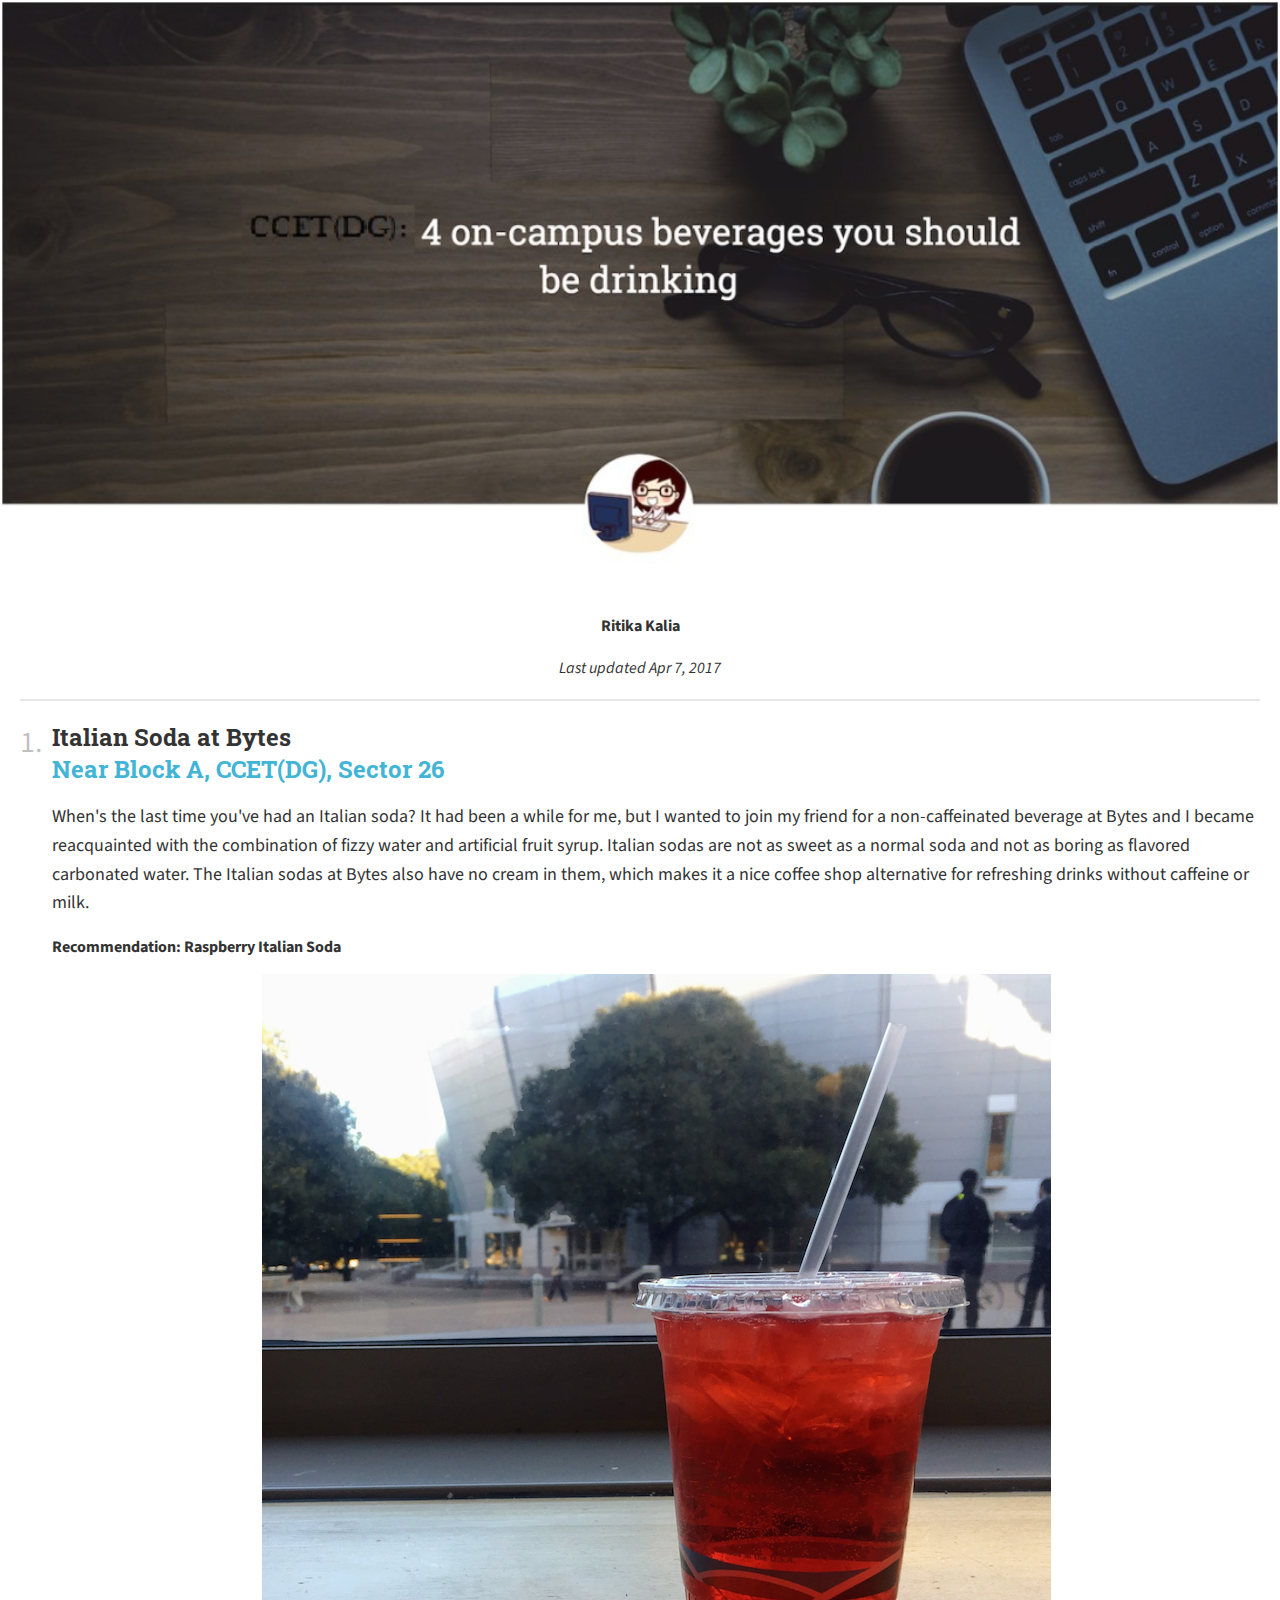
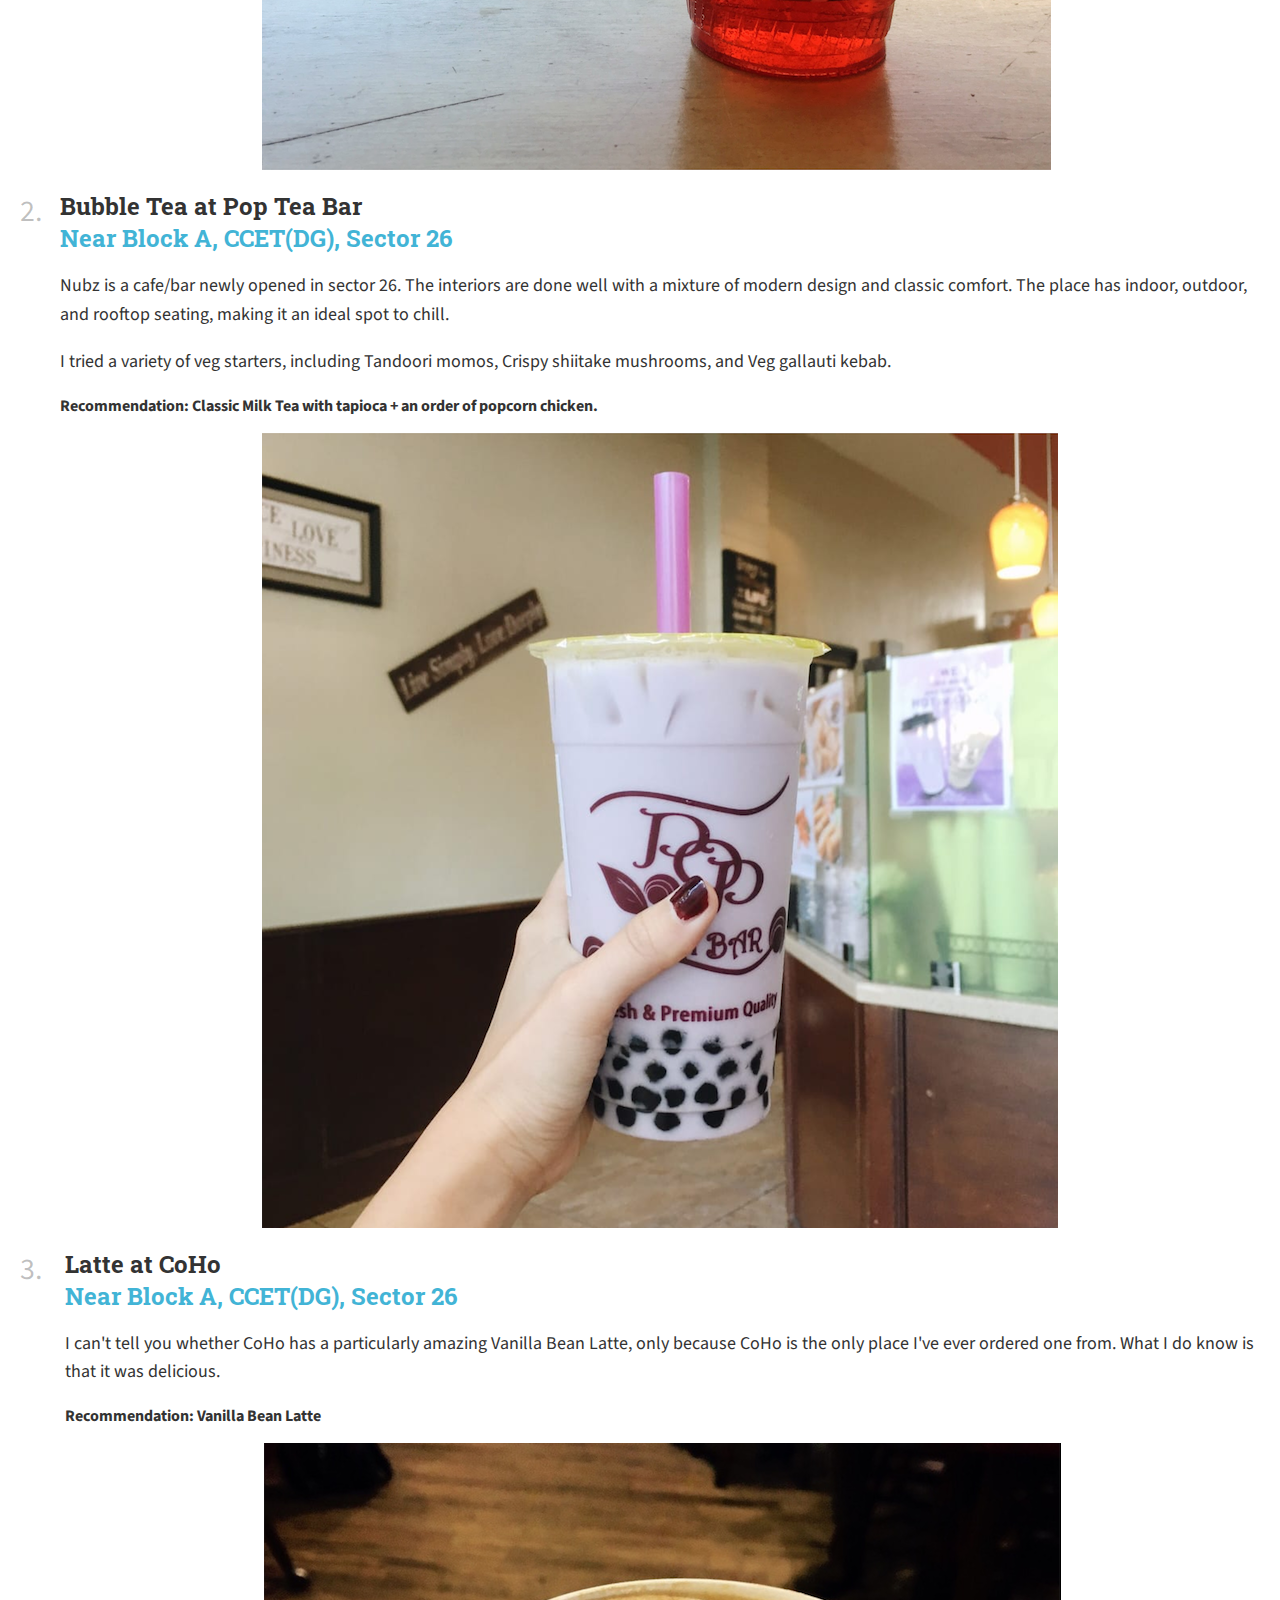
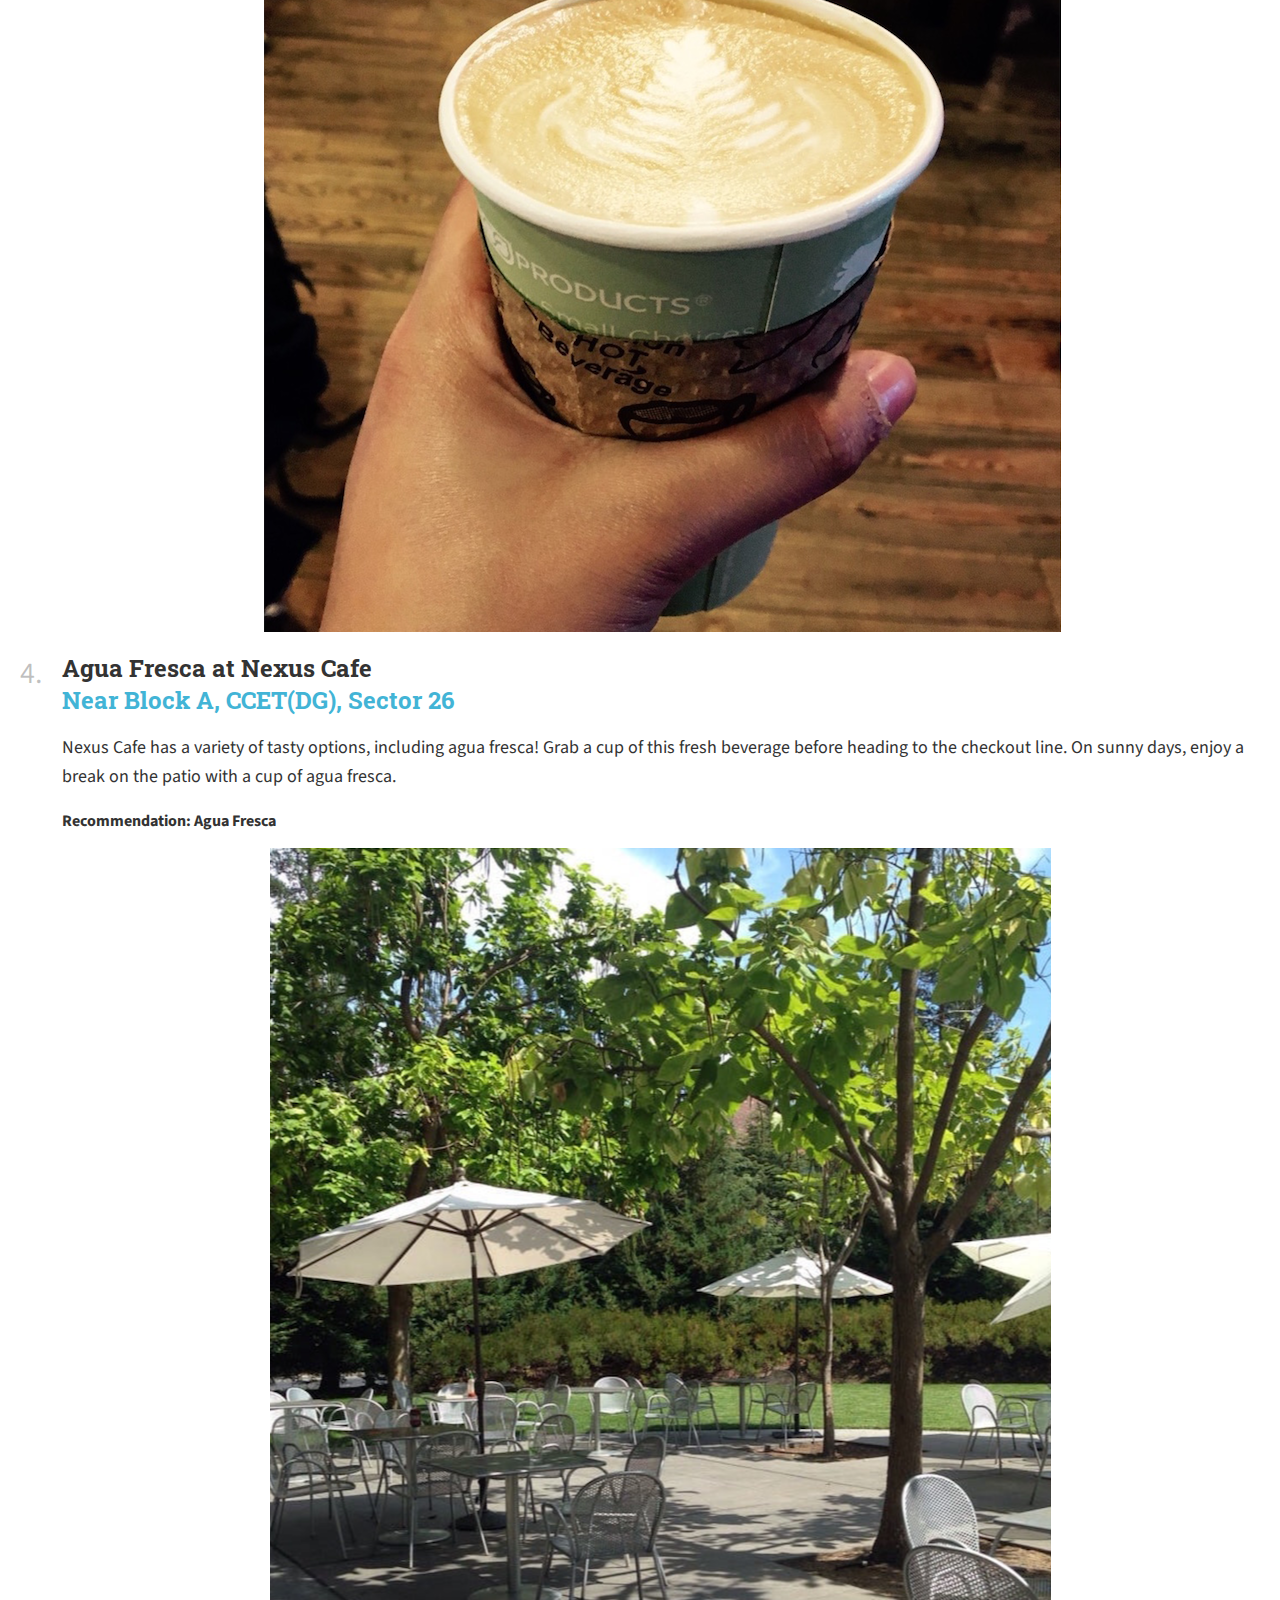
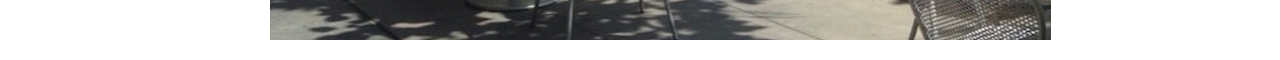
<file: PRACTICAL-2/PRACTICAL-2_PART-1/index.html>
<!DOCTYPE html>
<html lang="en">
<head>
    <meta charset="UTF-8">
    <meta name="viewport" content="width=device-width, initial-scale=1.0">
    <title>4 On-Campus Beverages You Should Be Drinking</title>
    <link href="https://fonts.googleapis.com/css?family=Source+Sans+Pro|Roboto+Slab" rel="stylesheet">
    <link rel="stylesheet" href="style.css">
</head>
<body>
    <header>
        <div class="header-image">
            <img src="images/header.jpg" alt="Header Image" style="width: 100%; height: auto;">
        </div>
    </header>

    <div id="profile">
        <div id="profile_text1">Ritika Kalia</div>
        <div id="profile_text2">Last updated Apr 7, 2017</div>
        <div class="gray-line"></div>
    </div>
    
    <main>
        <article>
            <div class="number">1.</div>
            <div class="content">
                <p class="heading">Italian Soda at Bytes<br/>
                    <a href="link_to_bytes">Near Block A, CCET(DG), Sector 26</a>
                </p>
                <p class="paragraphs">When's the last time you've had an Italian soda? It had been a while for me, but I wanted to join my friend for a non-caffeinated beverage at Bytes and I became reacquainted with the combination of fizzy water and artificial fruit syrup. Italian sodas are not as sweet as a normal soda and not as boring as flavored carbonated water. The Italian sodas at Bytes also have no cream in them, which makes it a nice coffee shop alternative for refreshing drinks without caffeine or milk.</p>
                <p class="recommendation">Recommendation: Raspberry Italian Soda</p>
                <img src="images/drink 1.png" alt="Italian Soda" class="drink-image">
            </div>
        </article>
        
        <article>
            <div class="number">2.</div>
            <div class="content">
                <p class="heading">Bubble Tea at Pop Tea Bar<br/>
                    <a href="link_to_poptea">Near Block A, CCET(DG), Sector 26</a>
                </p>
                <p class="paragraphs">Nubz is a cafe/bar newly opened in sector 26. The interiors are done well with a mixture of modern design and classic comfort. The place has indoor, outdoor, and rooftop seating, making it an ideal spot to chill.</p>
                <p class="paragraphs">I tried a variety of veg starters, including Tandoori momos, Crispy shiitake mushrooms, and Veg gallauti kebab.</p>
                <p class="recommendation">Recommendation: Classic Milk Tea with tapioca + an order of popcorn chicken.</p>
                <img src="images/drink 2.png" alt="Bubble Tea" class="drink-image">
            </div>
        </article>
        
        <article>
            <div class="number">3.</div>
            <div class="content">
                <p class="heading">Latte at CoHo<br/>
                    <a href="link_to_coho">Near Block A, CCET(DG), Sector 26</a>
                </p>
                <p class="paragraphs">I can't tell you whether CoHo has a particularly amazing Vanilla Bean Latte, only because CoHo is the only place I've ever ordered one from. What I do know is that it was delicious.</p>
                <p class="recommendation">Recommendation: Vanilla Bean Latte</p>
                <img src="images/drink 3.png" alt="Latte" class="drink-image">
            </div>
        </article>
        
        <article>
            <div class="number">4.</div>
            <div class="content">
                <p class="heading">Agua Fresca at Nexus Cafe<br/>
                    <a href="link_to_nexus">Near Block A, CCET(DG), Sector 26</a>
                </p>
                <p class="paragraphs">Nexus Cafe has a variety of tasty options, including agua fresca! Grab a cup of this fresh beverage before heading to the checkout line. On sunny days, enjoy a break on the patio with a cup of agua fresca.</p>
                <p class="recommendation">Recommendation: Agua Fresca</p>
                <img src="images/drink 4.png" alt="Agua Fresca" class="drink-image">
            </div>
        </article>
    </main>
</body>
</html>
</file>
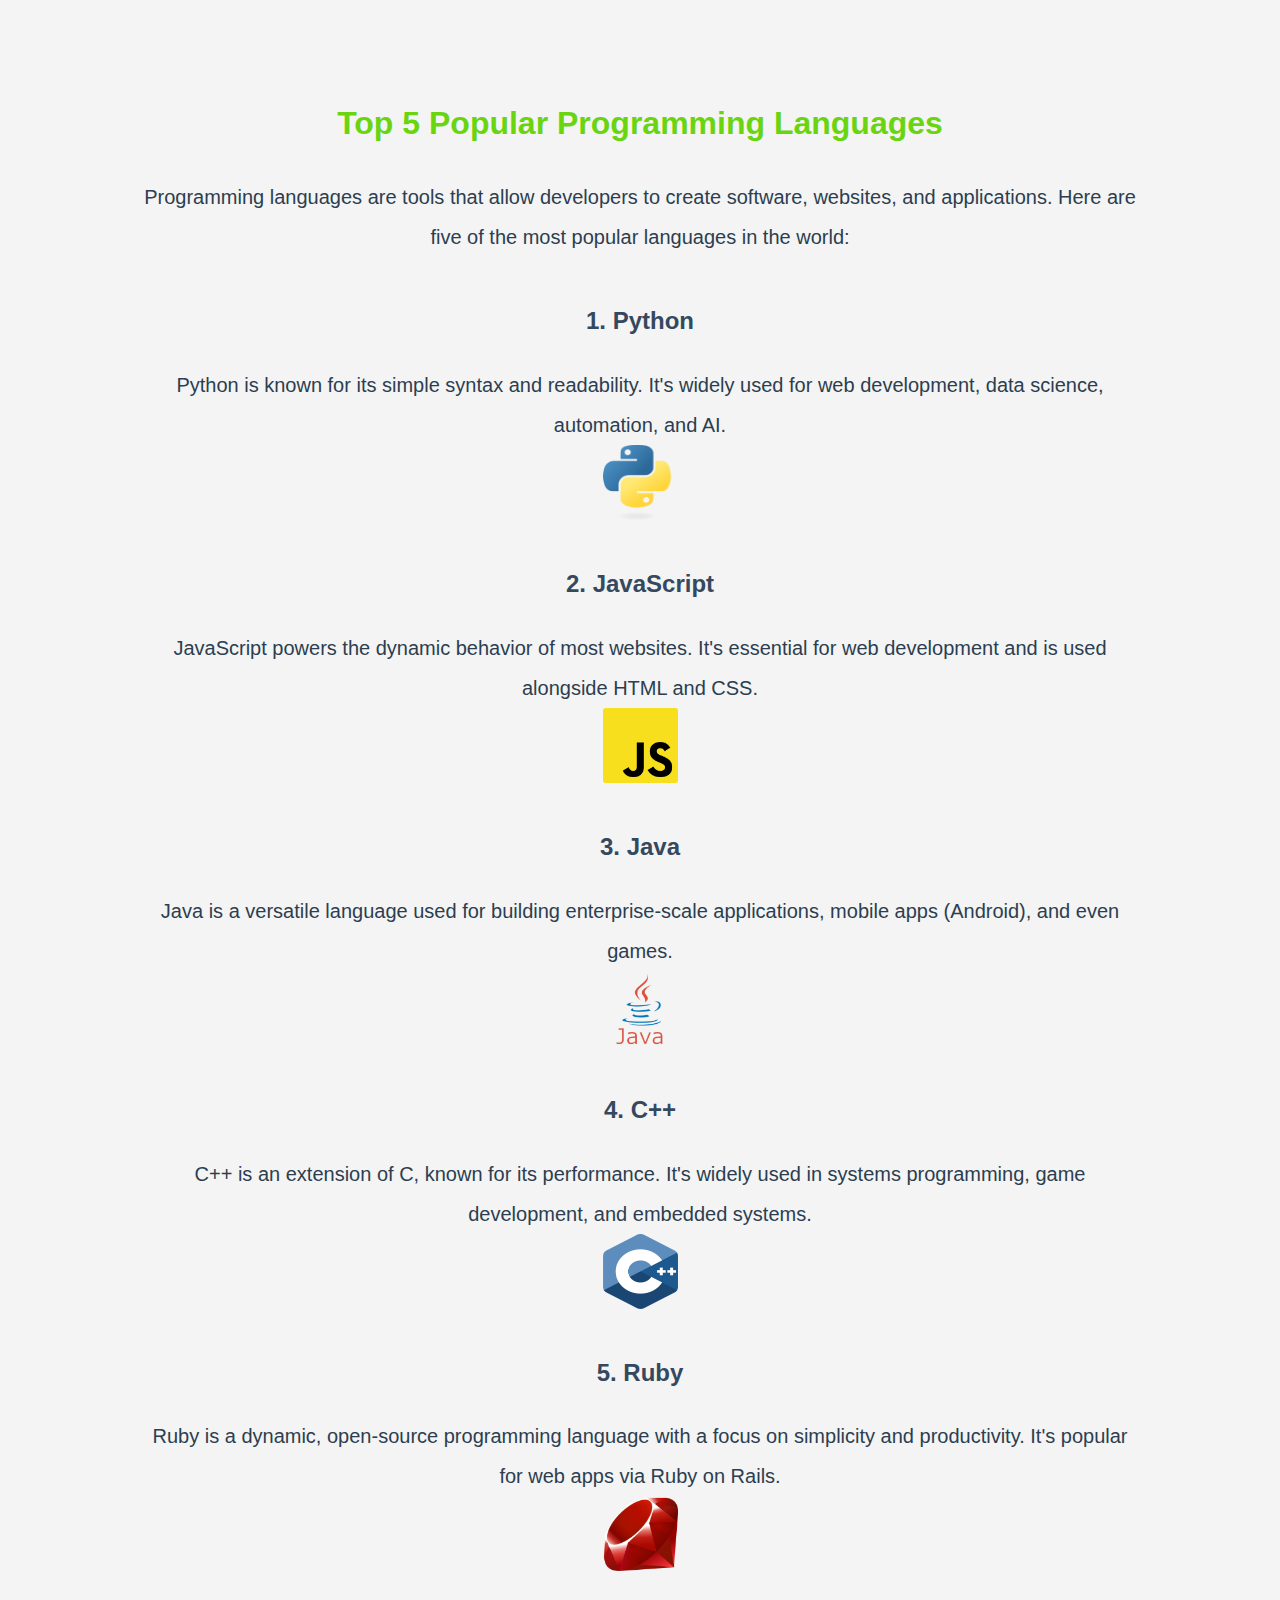
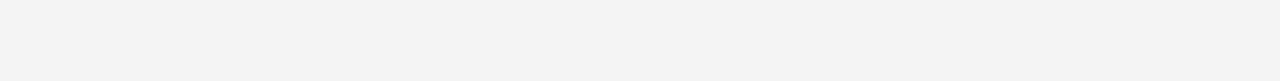
<file: PRACTICAL-2/PRACTICAL-2_PART-2/index.html>
<!DOCTYPE html>
<html lang="en">
<head>
    <meta charset="UTF-8">
    <meta name="viewport" content="width=device-width, initial-scale=1.0">
    <title>Top 5 Popular Programming Languages</title>
    <link rel="stylesheet" href="styles.css">
</head>
<body>
    <div class="container">
        <h1>Top 5 Popular Programming Languages</h1>
        <p>Programming languages are tools that allow developers to create software, websites, and applications. Here are five of the most popular languages in the world:</p>
        <div id="python" class="language">
            <h2>1. Python</h2>
            <p>Python is known for its simple syntax and readability. It's widely used for web development, data science, automation, and AI.</p>
            <img src="python-logo.png" alt="Python Logo">
        </div>

        <div id="javascript" class="language">
            <h2>2. JavaScript</h2>
            <p>JavaScript powers the dynamic behavior of most websites. It's essential for web development and is used alongside HTML and CSS.</p>
            <img src="javascript-logo.png" alt="JavaScript Logo">
        </div>

        <div id="java" class="language">
            
            <h2>3. Java</h2>
            <p>Java is a versatile language used for building enterprise-scale applications, mobile apps (Android), and even games.</p>
            <img src="java-logo.png" alt="Java Logo">
        </div>

        <div id="cpp" class="language">
            <h2>4. C++</h2>
            <p>C++ is an extension of C, known for its performance. It's widely used in systems programming, game development, and embedded systems.</p>
            <img src="cpp-logo.png" alt="C++ Logo">
        </div>

        <div id="ruby" class="language">
            
            <h2>5. Ruby</h2>
            <p>Ruby is a dynamic, open-source programming language with a focus on simplicity and productivity. It's popular for web apps via Ruby on Rails.</p>
            <img src="ruby-logo.png" alt="Ruby Logo">
        </div>
    </div>
</body>
</html>
</file>
<file: PRACTICAL-2/PRACTICAL-2_PART-1/style.css>
body {
    font-family: 'Source Sans Pro', sans-serif;
    margin: 0; /* Removes default body margin */
    padding: 0; /* Removes default body padding */
    color: rgb(51, 51, 51);
}

header {
    position: relative;
}

.header-image {
    margin: 0; /* Removes margin from the header image container */
    padding: 0; /* Removes padding from the header image container */
}

#profile {
    display: flex;
    flex-direction: column; /* Stack items vertically */
    align-items: center; /* Center items horizontally */
    margin: 20px;
}

#profile_text1 {
    font-weight: bold;
    margin: 10px 0; /* Spacing above and below */
}

#profile_text2 {
    font-style: italic;
    margin: 10px 0; /* Spacing above and below */
}

.gray-line {
    width: 100%;
    height: 2px;
    background-color: #e6e6e6;
    margin-top: 10px;
}

main {
    margin: 20px;
}

article {
    display: flex;
    align-items: flex-start; /* Align items to the start */
    margin-bottom: 20px;
}

.number {
    font-size: 30px;
    color: rgba(0, 0, 0, 0.25);
    margin-right: 10px; /* Space between number and heading */
    width: 40px; /* Set a fixed width for consistent alignment */
}

.heading {
    font-family: 'Roboto Slab', serif;
    font-size: 24px;
    font-weight: bold;
    margin: 0;
}

.paragraphs {
    font-family: 'Source Sans Pro', sans-serif;
    font-size: 18px;
    line-height: 1.6;
}

.recommendation {
    font-weight: bold;
}

a {
    color: #42b4d6;
    text-decoration: none;
}

a:hover {
    text-decoration: underline;
}

.drink-image {
    max-width: 100%;
    height: auto;
    display: block; /* Ensures images are displayed as block elements */
    margin: 0 auto; /* Centers the images */
}
</file>
<file: PRACTICAL-2/PRACTICAL-2_PART-2/styles.css>
body {
    font-family: Arial, sans-serif;
    margin: 20px;
    padding: 0px;
    line-height: 2;
    background-color: #f4f4f4;
    color: #333;
}

.container {
    width: 80%; /* Correct width percentage */
    margin: 0 auto; /* Center horizontally */
    padding: 50px; /* Maintain consistent padding */
}

h1 {
    text-align: center;
    color: #69d511;
}

p {
    text-align: center;
    color: #2c3e50;
    font-size: 20px;
}

.language {
    margin: 40px 0;
    text-align: center;
}

.language img {
    width: 75px; /* Resize images */
    height: 75px;
    display: block; /* Center image */
    margin: 0 auto; /* Align image in the center */
}

.language h2 {
    color: #34495e;
    text-align: center;
}

.language p {
    margin: 0 auto;
    text-align: center;
}
</file>
